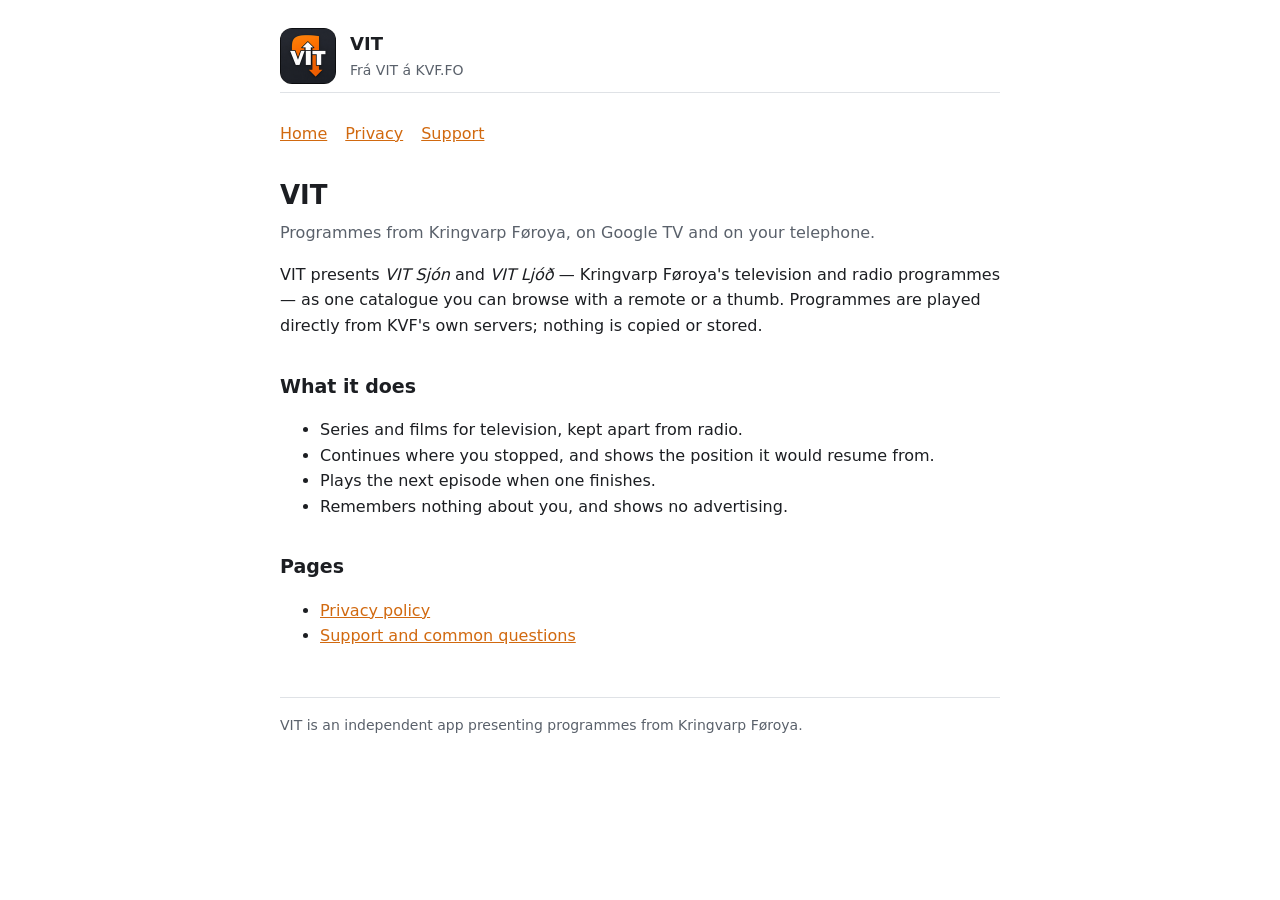
<file: index.html>
<!DOCTYPE html>
<html lang="en">
<head>
<meta charset="utf-8">
<meta name="viewport" content="width=device-width, initial-scale=1">
<title>VIT — Frá VIT á KVF.FO</title>
<link rel="stylesheet" href="style.css">
</head>
<body>
<div class="wrap">

<header>
  <img src="icon.png" alt="">
  <b>VIT<span>Frá VIT á KVF.FO</span></b>
</header>

<nav><a href="index.html">Home</a><a href="privacy.html">Privacy</a><a href="support.html">Support</a></nav>

<h1>VIT</h1>
<p class="lede">Programmes from Kringvarp Føroya, on Google TV and on your telephone.</p>

<p>VIT presents <em>VIT Sjón</em> and <em>VIT Ljóð</em> — Kringvarp Føroya's television and radio
programmes — as one catalogue you can browse with a remote or a thumb. Programmes are played
directly from KVF's own servers; nothing is copied or stored.</p>

<h2>What it does</h2>
<ul>
  <li>Series and films for television, kept apart from radio.</li>
  <li>Continues where you stopped, and shows the position it would resume from.</li>
  <li>Plays the next episode when one finishes.</li>
  <li>Remembers nothing about you, and shows no advertising.</li>
</ul>

<h2>Pages</h2>
<ul>
  <li><a href="privacy.html">Privacy policy</a></li>
  <li><a href="support.html">Support and common questions</a></li>
</ul>

<footer>
  VIT is an independent app presenting programmes from Kringvarp Føroya.
</footer>

</div>
</body>
</html>
</file>
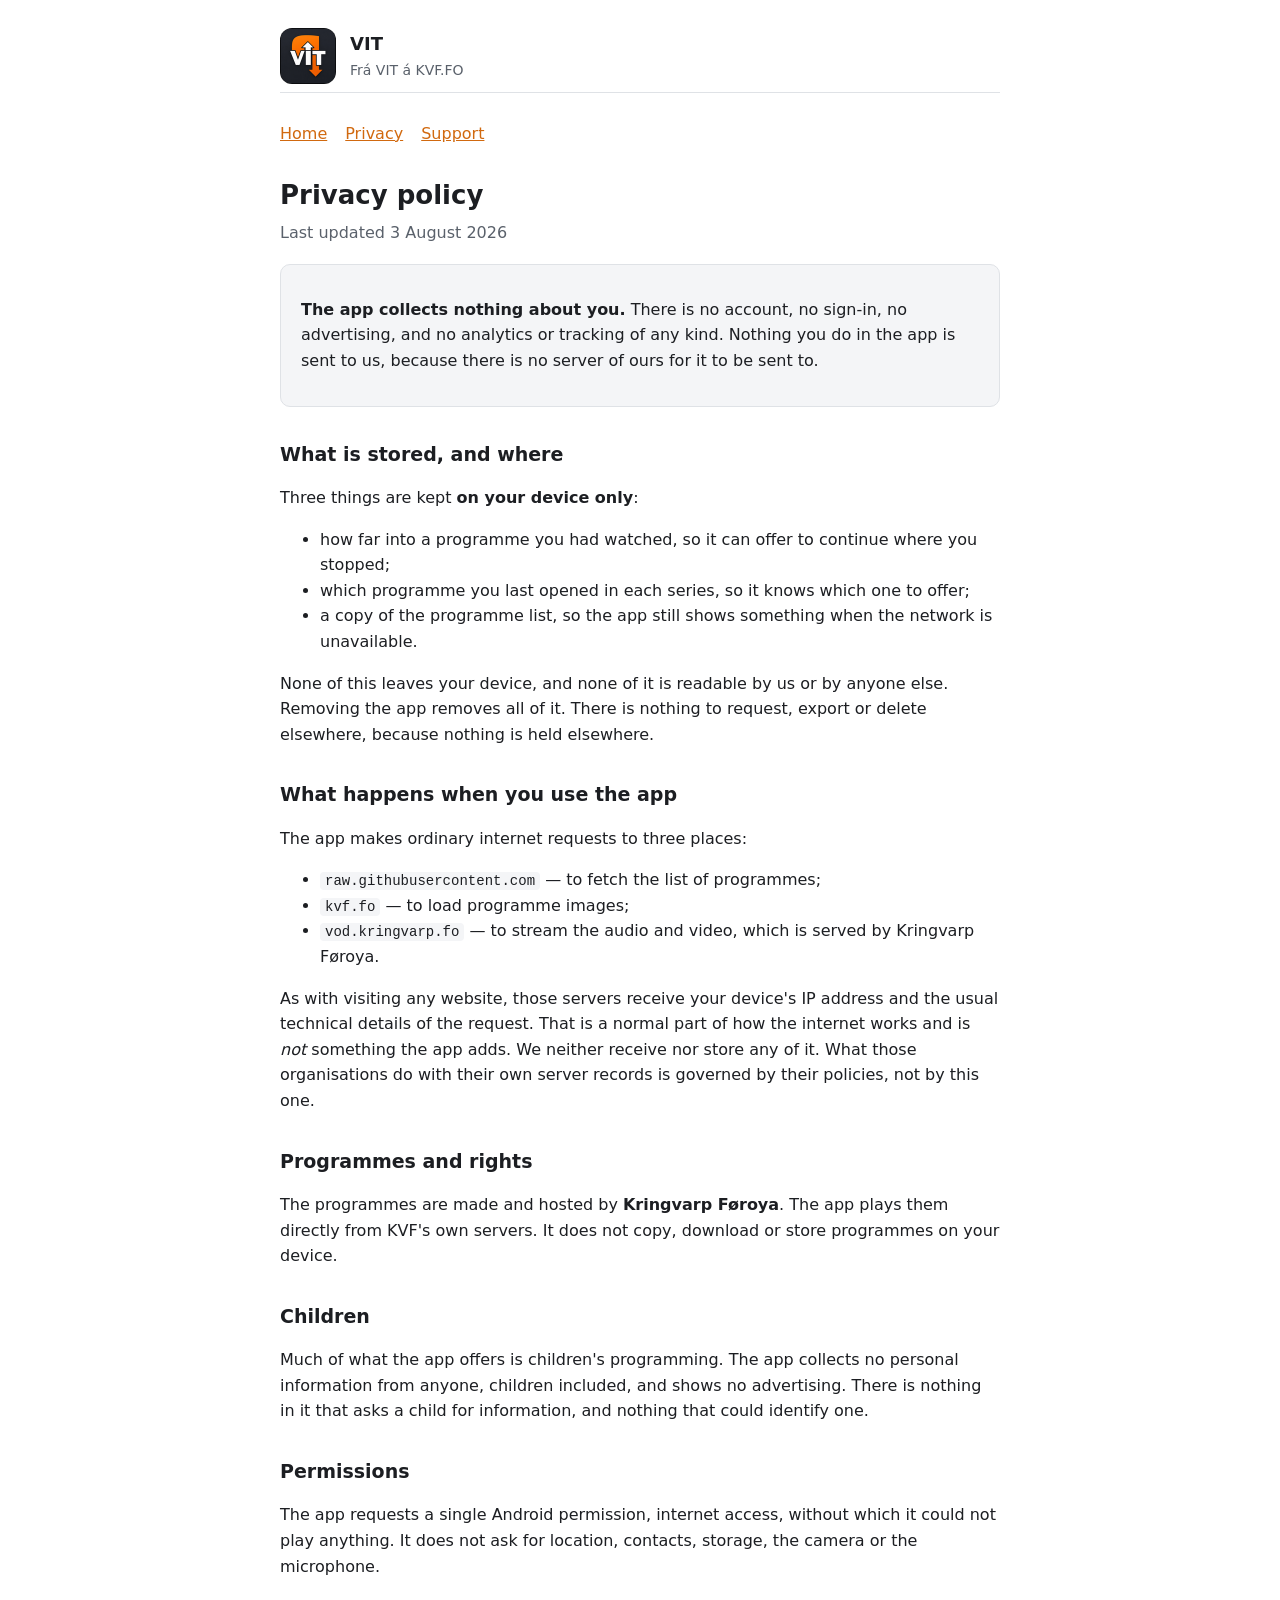
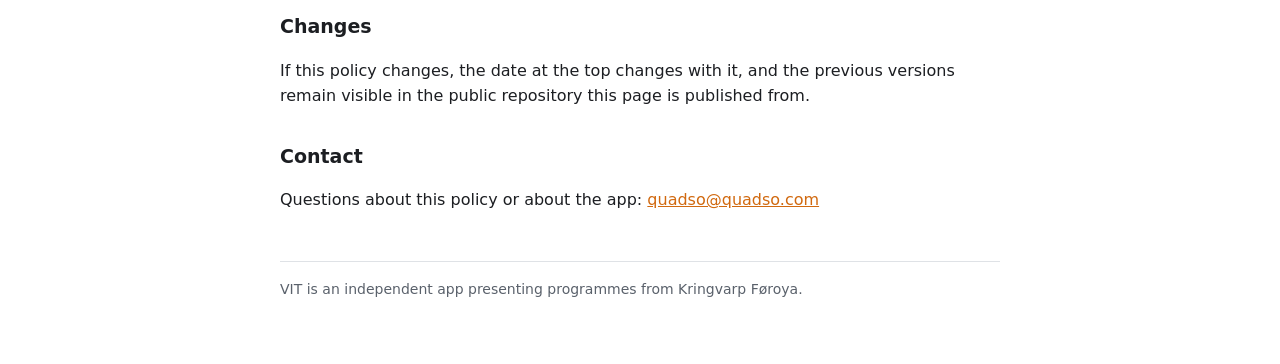
<file: privacy.html>
<!DOCTYPE html>
<html lang="en">
<head>
<meta charset="utf-8">
<meta name="viewport" content="width=device-width, initial-scale=1">
<title>Privacy policy — VIT</title>
<link rel="stylesheet" href="style.css">
</head>
<body>
<div class="wrap">

<header>
  <img src="icon.png" alt="">
  <b>VIT<span>Frá VIT á KVF.FO</span></b>
</header>

<nav><a href="index.html">Home</a><a href="privacy.html">Privacy</a><a href="support.html">Support</a></nav>

<h1>Privacy policy</h1>
<p class="lede">Last updated 3 August 2026</p>

<div class="card">
  <p><strong>The app collects nothing about you.</strong> There is no account, no sign-in, no
  advertising, and no analytics or tracking of any kind. Nothing you do in the app is sent to us,
  because there is no server of ours for it to be sent to.</p>
</div>

<h2>What is stored, and where</h2>
<p>Three things are kept <strong>on your device only</strong>:</p>
<ul>
  <li>how far into a programme you had watched, so it can offer to continue where you stopped;</li>
  <li>which programme you last opened in each series, so it knows which one to offer;</li>
  <li>a copy of the programme list, so the app still shows something when the network is
      unavailable.</li>
</ul>
<p>None of this leaves your device, and none of it is readable by us or by anyone else. Removing
the app removes all of it. There is nothing to request, export or delete elsewhere, because
nothing is held elsewhere.</p>

<h2>What happens when you use the app</h2>
<p>The app makes ordinary internet requests to three places:</p>
<ul>
  <li><code>raw.githubusercontent.com</code> — to fetch the list of programmes;</li>
  <li><code>kvf.fo</code> — to load programme images;</li>
  <li><code>vod.kringvarp.fo</code> — to stream the audio and video, which is served by
      Kringvarp Føroya.</li>
</ul>
<p>As with visiting any website, those servers receive your device's IP address and the usual
technical details of the request. That is a normal part of how the internet works and is
<em>not</em> something the app adds. We neither receive nor store any of it. What those
organisations do with their own server records is governed by their policies, not by this one.</p>

<h2>Programmes and rights</h2>
<p>The programmes are made and hosted by <strong>Kringvarp Føroya</strong>. The app plays them
directly from KVF's own servers. It does not copy, download or store programmes on your device.</p>

<h2>Children</h2>
<p>Much of what the app offers is children's programming. The app collects no personal information
from anyone, children included, and shows no advertising. There is nothing in it that asks a child
for information, and nothing that could identify one.</p>

<h2>Permissions</h2>
<p>The app requests a single Android permission, internet access, without which it could not play
anything. It does not ask for location, contacts, storage, the camera or the microphone.</p>

<h2>Changes</h2>
<p>If this policy changes, the date at the top changes with it, and the previous versions remain
visible in the public repository this page is published from.</p>

<h2>Contact</h2>
<p>Questions about this policy or about the app: <a href="mailto:quadso@quadso.com">quadso@quadso.com</a></p>

<footer>
  VIT is an independent app presenting programmes from Kringvarp Føroya.
</footer>

</div>
</body>
</html>
</file>
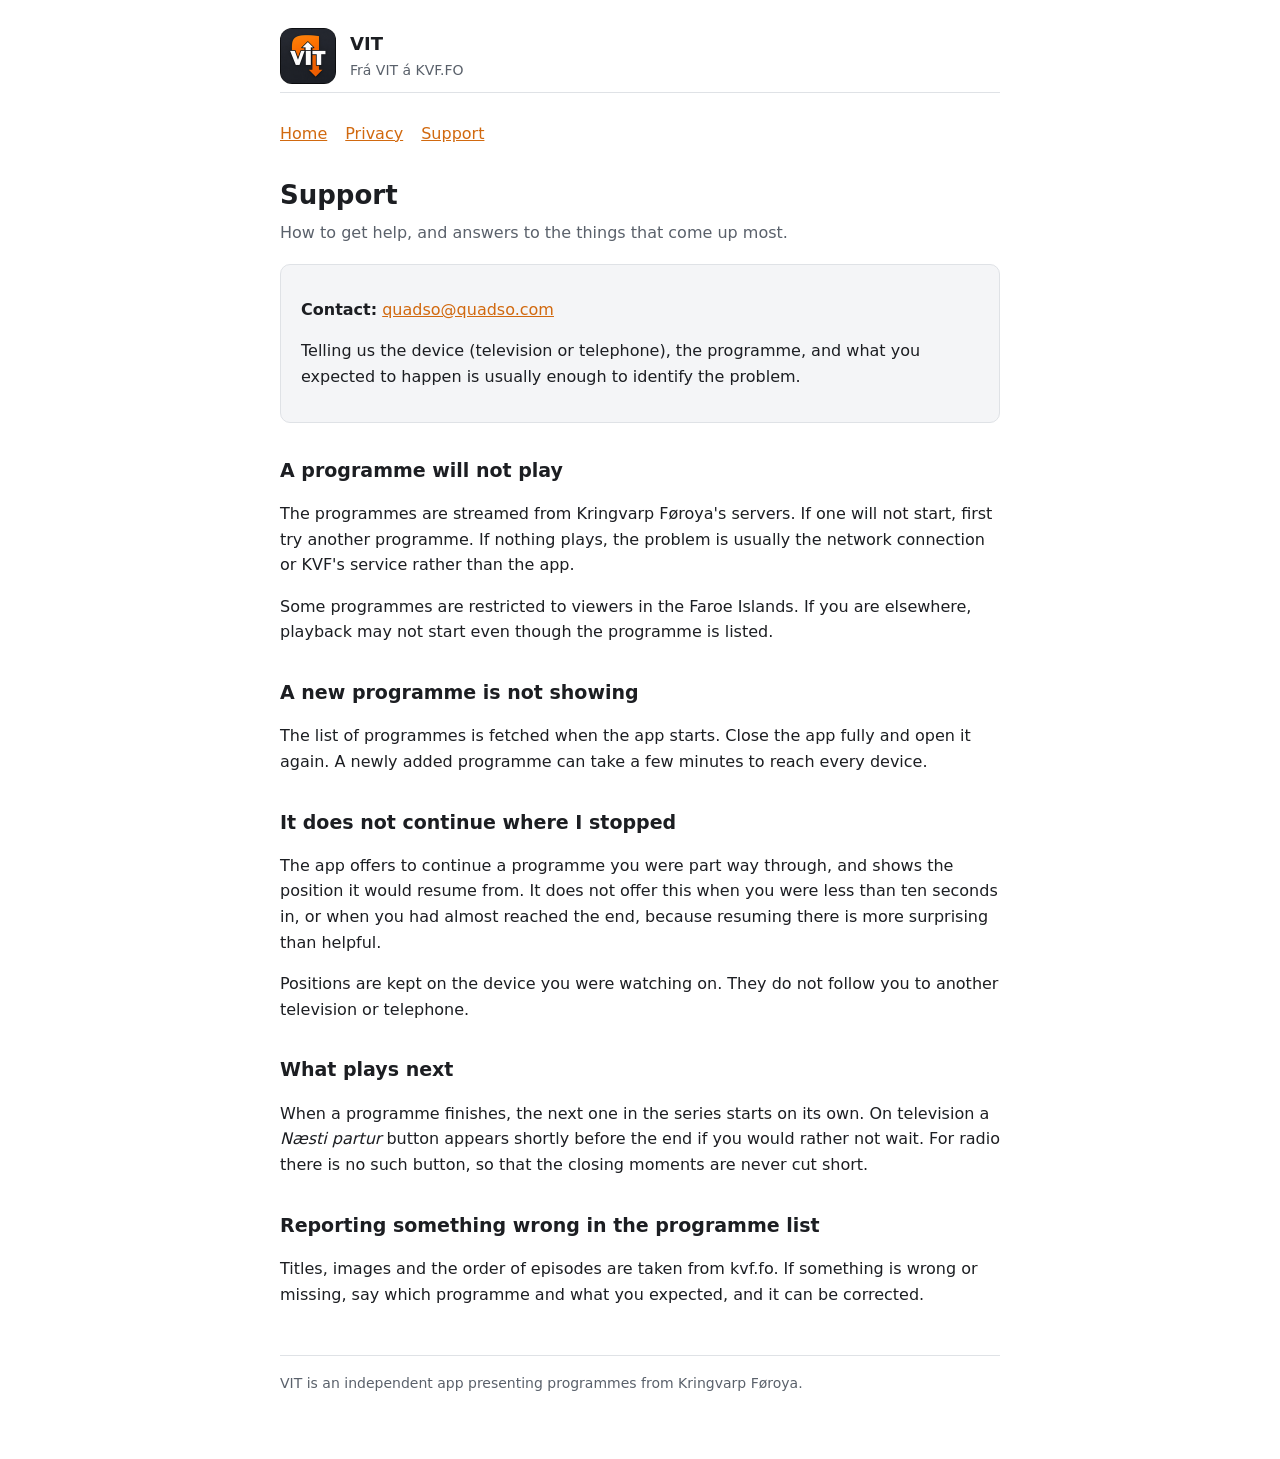
<file: support.html>
<!DOCTYPE html>
<html lang="en">
<head>
<meta charset="utf-8">
<meta name="viewport" content="width=device-width, initial-scale=1">
<title>Support — VIT</title>
<link rel="stylesheet" href="style.css">
</head>
<body>
<div class="wrap">

<header>
  <img src="icon.png" alt="">
  <b>VIT<span>Frá VIT á KVF.FO</span></b>
</header>

<nav><a href="index.html">Home</a><a href="privacy.html">Privacy</a><a href="support.html">Support</a></nav>

<h1>Support</h1>
<p class="lede">How to get help, and answers to the things that come up most.</p>

<div class="card">
  <p><strong>Contact:</strong> <a href="mailto:quadso@quadso.com">quadso@quadso.com</a></p>
  <p>Telling us the device (television or telephone), the programme, and what you expected to
  happen is usually enough to identify the problem.</p>
</div>

<h2>A programme will not play</h2>
<p>The programmes are streamed from Kringvarp Føroya's servers. If one will not start, first try
another programme. If nothing plays, the problem is usually the network connection or KVF's
service rather than the app.</p>
<p>Some programmes are restricted to viewers in the Faroe Islands. If you are elsewhere, playback
may not start even though the programme is listed.</p>

<h2>A new programme is not showing</h2>
<p>The list of programmes is fetched when the app starts. Close the app fully and open it again.
A newly added programme can take a few minutes to reach every device.</p>

<h2>It does not continue where I stopped</h2>
<p>The app offers to continue a programme you were part way through, and shows the position it
would resume from. It does not offer this when you were less than ten seconds in, or when you had
almost reached the end, because resuming there is more surprising than helpful.</p>
<p>Positions are kept on the device you were watching on. They do not follow you to another
television or telephone.</p>

<h2>What plays next</h2>
<p>When a programme finishes, the next one in the series starts on its own. On television a
<em>Næsti partur</em> button appears shortly before the end if you would rather not wait. For
radio there is no such button, so that the closing moments are never cut short.</p>

<h2>Reporting something wrong in the programme list</h2>
<p>Titles, images and the order of episodes are taken from kvf.fo. If something is wrong or
missing, say which programme and what you expected, and it can be corrected.</p>

<footer>
  VIT is an independent app presenting programmes from Kringvarp Føroya.
</footer>

</div>
</body>
</html>
</file>
<file: style.css>
/*
  One stylesheet for the published pages. Deliberately small and self-contained: these are read
  by viewers looking for a straight answer and by store reviewers checking the policy exists, and
  neither is helped by a framework.
*/
:root {
  color-scheme: light dark;
  --ink: #1c1e22;
  --dim: #5a616b;
  --bg: #ffffff;
  --panel: #f4f5f7;
  --line: #dfe2e6;
  --accent: #d1690f;
}

@media (prefers-color-scheme: dark) {
  :root {
    --ink: #e6e8ec;
    --dim: #a2a9b4;
    --bg: #16181c;
    --panel: #1e2127;
    --line: #2c3038;
    --accent: #f5821f;
  }
}

* { box-sizing: border-box; }

body {
  margin: 0;
  padding: 0 20px 64px;
  background: var(--bg);
  color: var(--ink);
  font: 16px/1.6 system-ui, -apple-system, "Segoe UI", sans-serif;
}

.wrap { max-width: 720px; margin: 0 auto; }

header {
  display: flex;
  align-items: center;
  gap: 14px;
  padding: 28px 0 8px;
  border-bottom: 1px solid var(--line);
  margin-bottom: 28px;
}

header img { width: 56px; height: 56px; border-radius: 12px; }
header b { font-size: 18px; }
header span { display: block; color: var(--dim); font-size: 14px; font-weight: normal; }

h1 { font-size: 26px; margin: 28px 0 4px; }
h2 { font-size: 19px; margin: 32px 0 8px; }
p, li { color: var(--ink); }
.lede { color: var(--dim); margin-top: 0; }

.card {
  background: var(--panel);
  border: 1px solid var(--line);
  border-radius: 10px;
  padding: 16px 20px;
  margin: 18px 0;
}

a { color: var(--accent); }
nav a { margin-right: 18px; }
footer { margin-top: 48px; padding-top: 16px; border-top: 1px solid var(--line); color: var(--dim); font-size: 14px; }
code { background: var(--panel); padding: 1px 5px; border-radius: 4px; font-size: 14px; }
</file>
